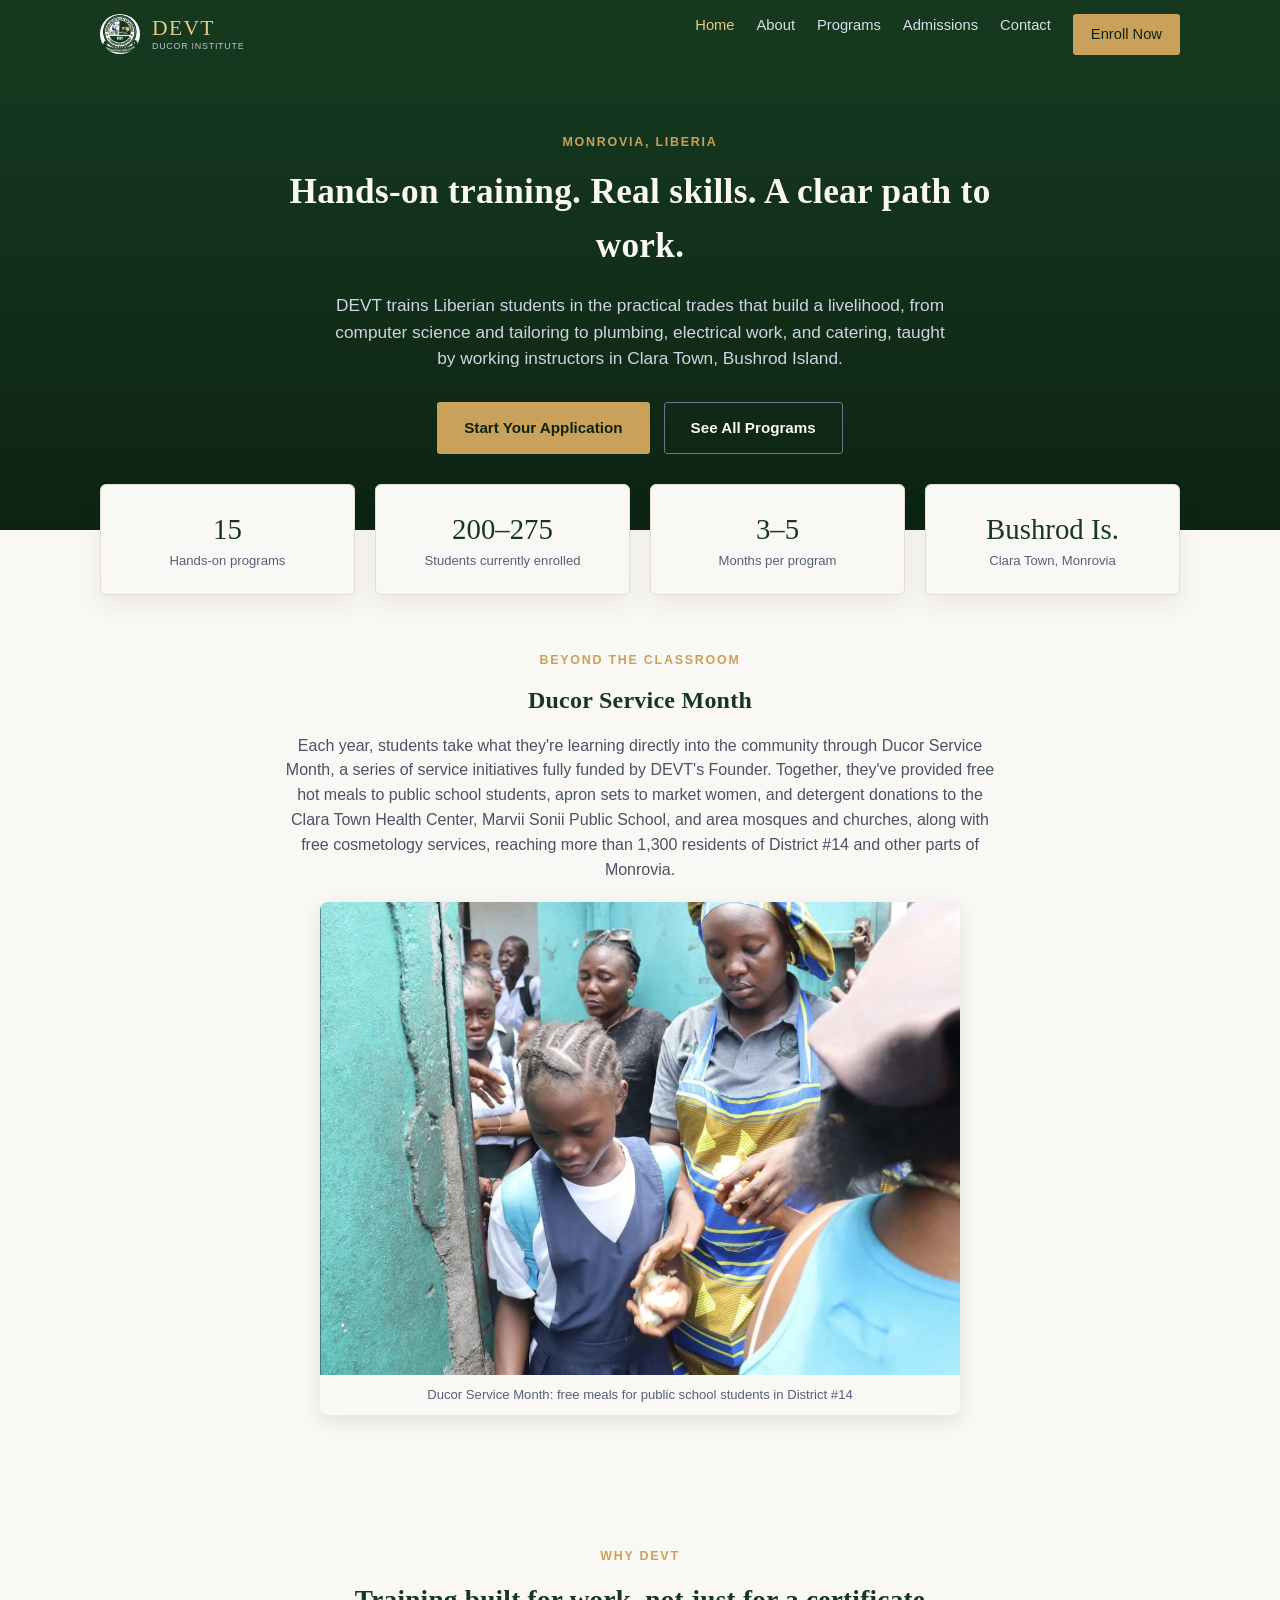
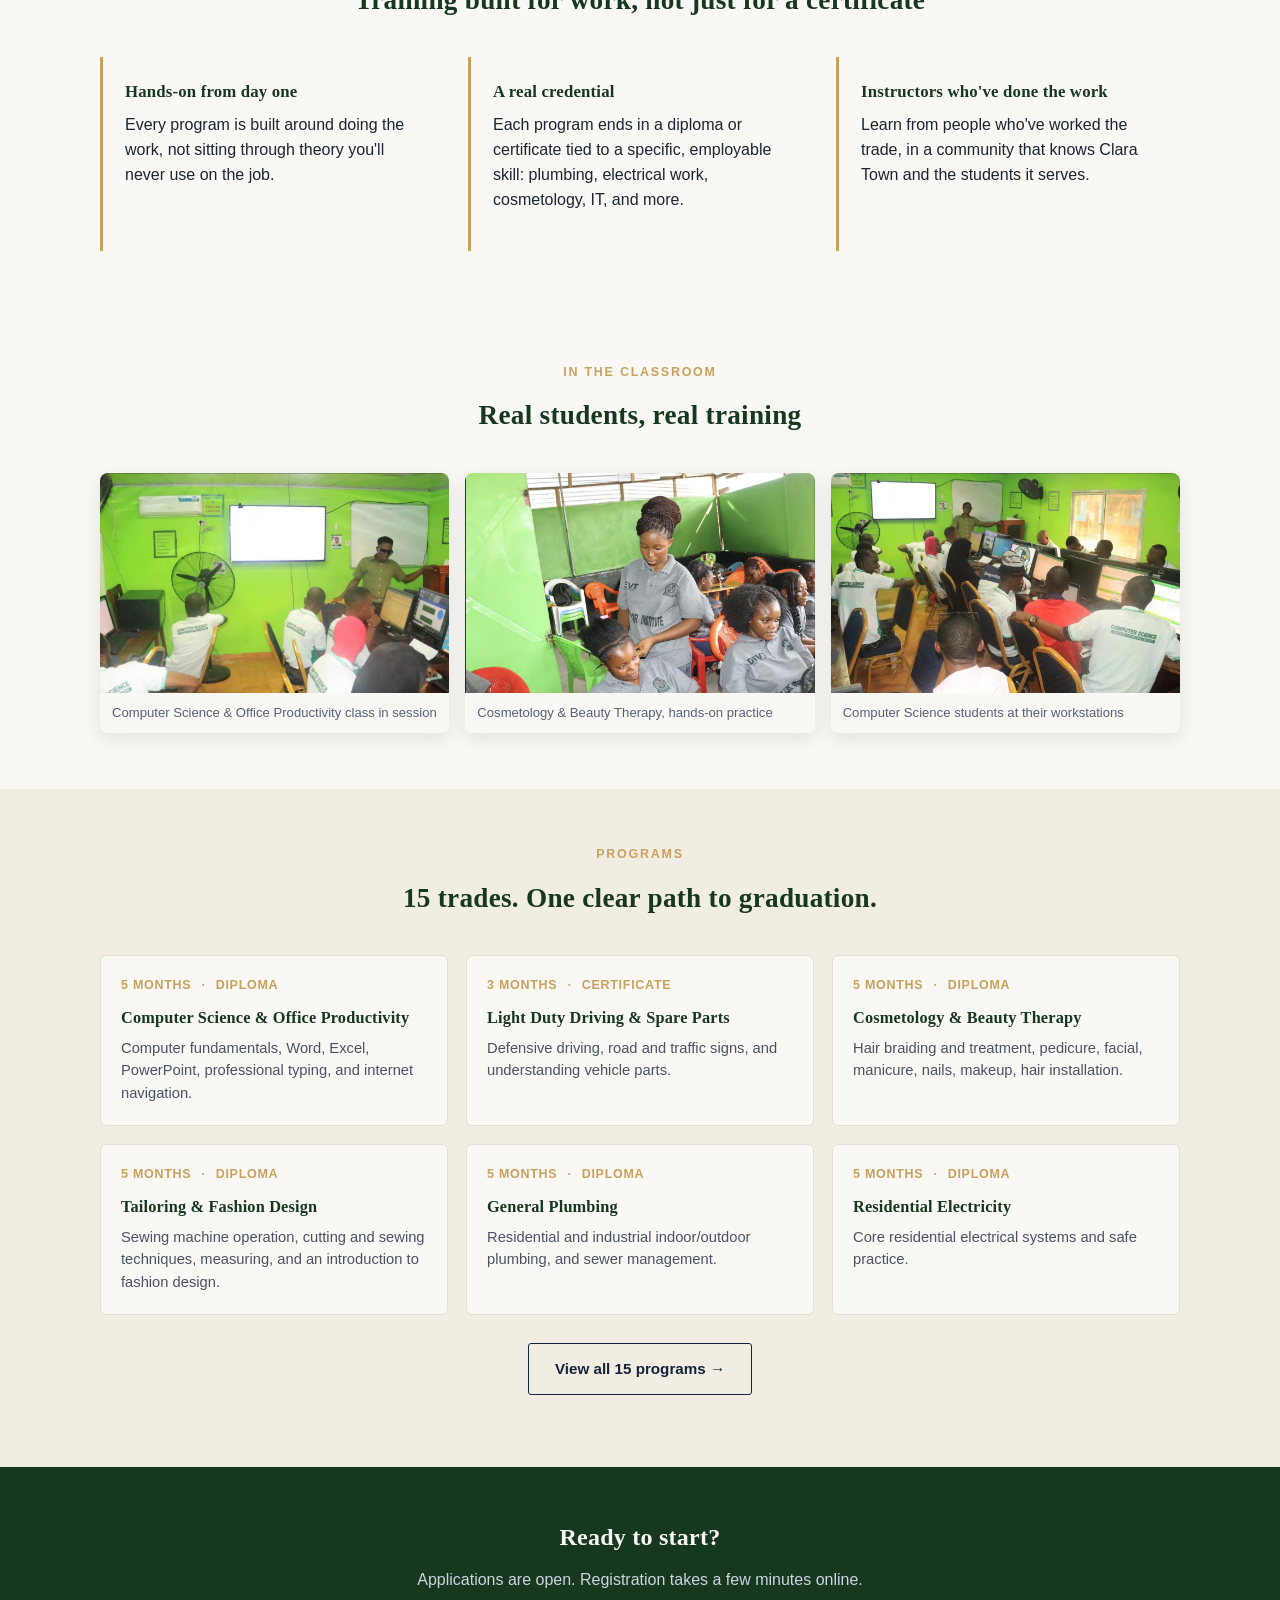
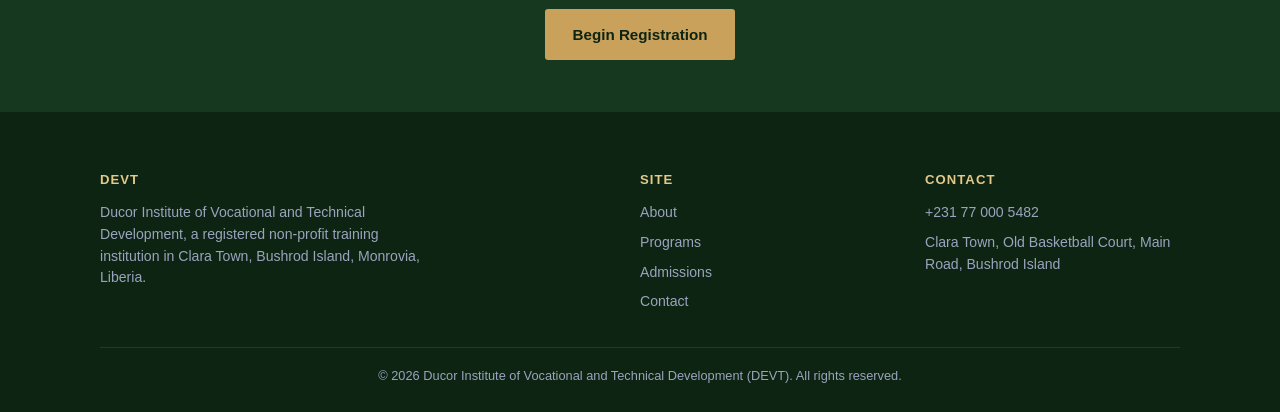
<file: index.html>
<!DOCTYPE html>
<html lang="en">
<head>
<meta charset="UTF-8">
<meta name="viewport" content="width=device-width, initial-scale=1.0">
<title>DEVT — Ducor Institute of Vocational and Technical Development</title>
<meta name="description" content="Ducor Institute of Vocational and Technical Development (DEVT) trains Liberian students in hands-on, job-ready trades, from computer science to plumbing, tailoring to catering, based in Bushrod Island, Monrovia.">
<link rel="icon" type="image/png" href="img/favicon-32.png">
<link rel="apple-touch-icon" href="img/apple-touch-icon.png">
<link rel="stylesheet" href="css/style.css">
</head>
<body>

<header class="site-header">
  <div class="header-inner">
    <a href="index.html" class="brand">
      <img src="img/devt-seal.png" alt="DEVT seal" class="brand-mark">
      <span class="brand-text">
        <span class="word">DEVT</span>
        <span class="tag">Ducor Institute</span>
      </span>
    </a>
    <button class="menu-toggle" aria-label="Menu" onclick="document.querySelector('.main-nav').classList.toggle('open')">&#9776;</button>
    <nav class="main-nav">
      <a href="index.html" class="active">Home</a>
      <a href="about.html">About</a>
      <a href="programs.html">Programs</a>
      <a href="admissions.html">Admissions</a>
      <a href="contact.html">Contact</a>
      <a href="admissions.html" class="nav-cta">Enroll Now</a>
    </nav>
  </div>
</header>

<section class="hero">
  <div class="wrap">
    <p class="small-caps" style="color:#c9a15a;">Monrovia, Liberia</p>
    <h1>Hands-on training. Real skills. A clear path to work.</h1>
    <p class="lede">DEVT trains Liberian students in the practical trades that build a livelihood, from computer science and tailoring to plumbing, electrical work, and catering, taught by working instructors in Clara Town, Bushrod Island.</p>
    <div class="hero-actions">
      <a href="admissions.html" class="btn btn-gold">Start Your Application</a>
      <a href="programs.html" class="btn btn-outline">See All Programs</a>
    </div>
  </div>
</section>

<div class="stat-row">
  <div class="stat-card"><div class="num">15</div><div class="label">Hands-on programs</div></div>
  <div class="stat-card"><div class="num">200&ndash;275</div><div class="label">Students currently enrolled</div></div>
  <div class="stat-card"><div class="num">3&ndash;5</div><div class="label">Months per program</div></div>
  <div class="stat-card"><div class="num">Bushrod Is.</div><div class="label">Clara Town, Monrovia</div></div>
</div>

<section>
  <div class="wrap content-narrow" style="text-align:center;">
    <p class="small-caps eyebrow" style="color:#c9a15a;">Beyond the classroom</p>
    <h2 style="margin-bottom:14px;">Ducor Service Month</h2>
    <p style="color:#4a5265;">Each year, students take what they're learning directly into the community through Ducor Service Month, a series of service initiatives fully funded by DEVT's Founder. Together, they've provided free hot meals to public school students, apron sets to market women, and detergent donations to the Clara Town Health Center, Marvii Sonii Public School, and area mosques and churches, along with free cosmetology services, reaching more than 1,300 residents of District #14 and other parts of Monrovia.</p>
    <figure class="photo-inline" style="max-width:640px; margin-left:auto; margin-right:auto;">
      <img src="img/service-month-1.jpg" alt="A DEVT volunteer in a branded apron handing a free hot meal to a public school student in uniform during Ducor Service Month in District #14">
      <figcaption>Ducor Service Month: free meals for public school students in District #14</figcaption>
    </figure>
  </div>
</section>

<section>
  <div class="wrap">
    <div class="section-head">
      <p class="small-caps eyebrow">Why DEVT</p>
      <h2>Training built for work, not just for a certificate</h2>
    </div>
    <div class="why-grid">
      <div class="why-card">
        <h3>Hands-on from day one</h3>
        <p>Every program is built around doing the work, not sitting through theory you'll never use on the job.</p>
      </div>
      <div class="why-card">
        <h3>A real credential</h3>
        <p>Each program ends in a diploma or certificate tied to a specific, employable skill: plumbing, electrical work, cosmetology, IT, and more.</p>
      </div>
      <div class="why-card">
        <h3>Instructors who've done the work</h3>
        <p>Learn from people who've worked the trade, in a community that knows Clara Town and the students it serves.</p>
      </div>
    </div>
  </div>
</section>

<section>
  <div class="wrap">
    <div class="section-head">
      <p class="small-caps eyebrow">In the classroom</p>
      <h2>Real students, real training</h2>
    </div>
    <div class="photo-grid">
      <figure>
        <img src="img/classroom-1.jpg" alt="A DEVT instructor teaching the Computer Science &amp; Office Productivity class at the Bushrod Island campus">
        <figcaption>Computer Science &amp; Office Productivity class in session</figcaption>
      </figure>
      <figure>
        <img src="img/cosmetology-1.jpg" alt="DEVT Cosmetology &amp; Beauty Therapy students practicing hair braiding">
        <figcaption>Cosmetology &amp; Beauty Therapy, hands-on practice</figcaption>
      </figure>
      <figure>
        <img src="img/classroom-2.jpg" alt="DEVT Computer Science students at workstations during class">
        <figcaption>Computer Science students at their workstations</figcaption>
      </figure>
    </div>
  </div>
</section>

<section class="alt">
  <div class="wrap">
    <div class="section-head">
      <p class="small-caps eyebrow">Programs</p>
      <h2>15 trades. One clear path to graduation.</h2>
    </div>
    <div class="program-grid">
      <div class="program-card"><div class="program-meta"><span>5 Months</span>&middot;<span>Diploma</span></div><h3>Computer Science &amp; Office Productivity</h3><p>Computer fundamentals, Word, Excel, PowerPoint, professional typing, and internet navigation.</p></div>
      <div class="program-card"><div class="program-meta"><span>3 Months</span>&middot;<span>Certificate</span></div><h3>Light Duty Driving &amp; Spare Parts</h3><p>Defensive driving, road and traffic signs, and understanding vehicle parts.</p></div>
      <div class="program-card"><div class="program-meta"><span>5 Months</span>&middot;<span>Diploma</span></div><h3>Cosmetology &amp; Beauty Therapy</h3><p>Hair braiding and treatment, pedicure, facial, manicure, nails, makeup, hair installation.</p></div>
      <div class="program-card"><div class="program-meta"><span>5 Months</span>&middot;<span>Diploma</span></div><h3>Tailoring &amp; Fashion Design</h3><p>Sewing machine operation, cutting and sewing techniques, measuring, and an introduction to fashion design.</p></div>
      <div class="program-card"><div class="program-meta"><span>5 Months</span>&middot;<span>Diploma</span></div><h3>General Plumbing</h3><p>Residential and industrial indoor/outdoor plumbing, and sewer management.</p></div>
      <div class="program-card"><div class="program-meta"><span>5 Months</span>&middot;<span>Diploma</span></div><h3>Residential Electricity</h3><p>Core residential electrical systems and safe practice.</p></div>
    </div>
    <p style="text-align:center; margin-top:28px;"><a href="programs.html" class="btn btn-outline" style="color:#14213d; border-color:#14213d;">View all 15 programs &rarr;</a></p>
  </div>
</section>

<section class="cta-band">
  <div class="wrap">
    <h2>Ready to start?</h2>
    <p>Applications are open. Registration takes a few minutes online.</p>
    <a href="admissions.html" class="btn btn-gold">Begin Registration</a>
  </div>
</section>

<footer class="site-footer">
  <div class="wrap">
    <div class="footer-grid">
      <div>
        <h4>DEVT</h4>
        <p style="color:#9aa4bd; max-width:320px;">Ducor Institute of Vocational and Technical Development, a registered non-profit training institution in Clara Town, Bushrod Island, Monrovia, Liberia.</p>
      </div>
      <div>
        <h4>Site</h4>
        <a href="about.html">About</a>
        <a href="programs.html">Programs</a>
        <a href="admissions.html">Admissions</a>
        <a href="contact.html">Contact</a>
      </div>
      <div>
        <h4>Contact</h4>
        <a href="tel:+231770005482">+231 77 000 5482</a>
        <a href="contact.html">Clara Town, Old Basketball Court, Main Road, Bushrod Island</a>
      </div>
    </div>
    <div class="footer-bottom">&copy; 2026 Ducor Institute of Vocational and Technical Development (DEVT). All rights reserved.</div>
  </div>
</footer>

<script>
document.addEventListener('click', function(e){
  if (!e.target.closest('.main-nav') && !e.target.closest('.menu-toggle')) {
    document.querySelector('.main-nav').classList.remove('open');
  }
});
</script>
</body>
</html>
</file>
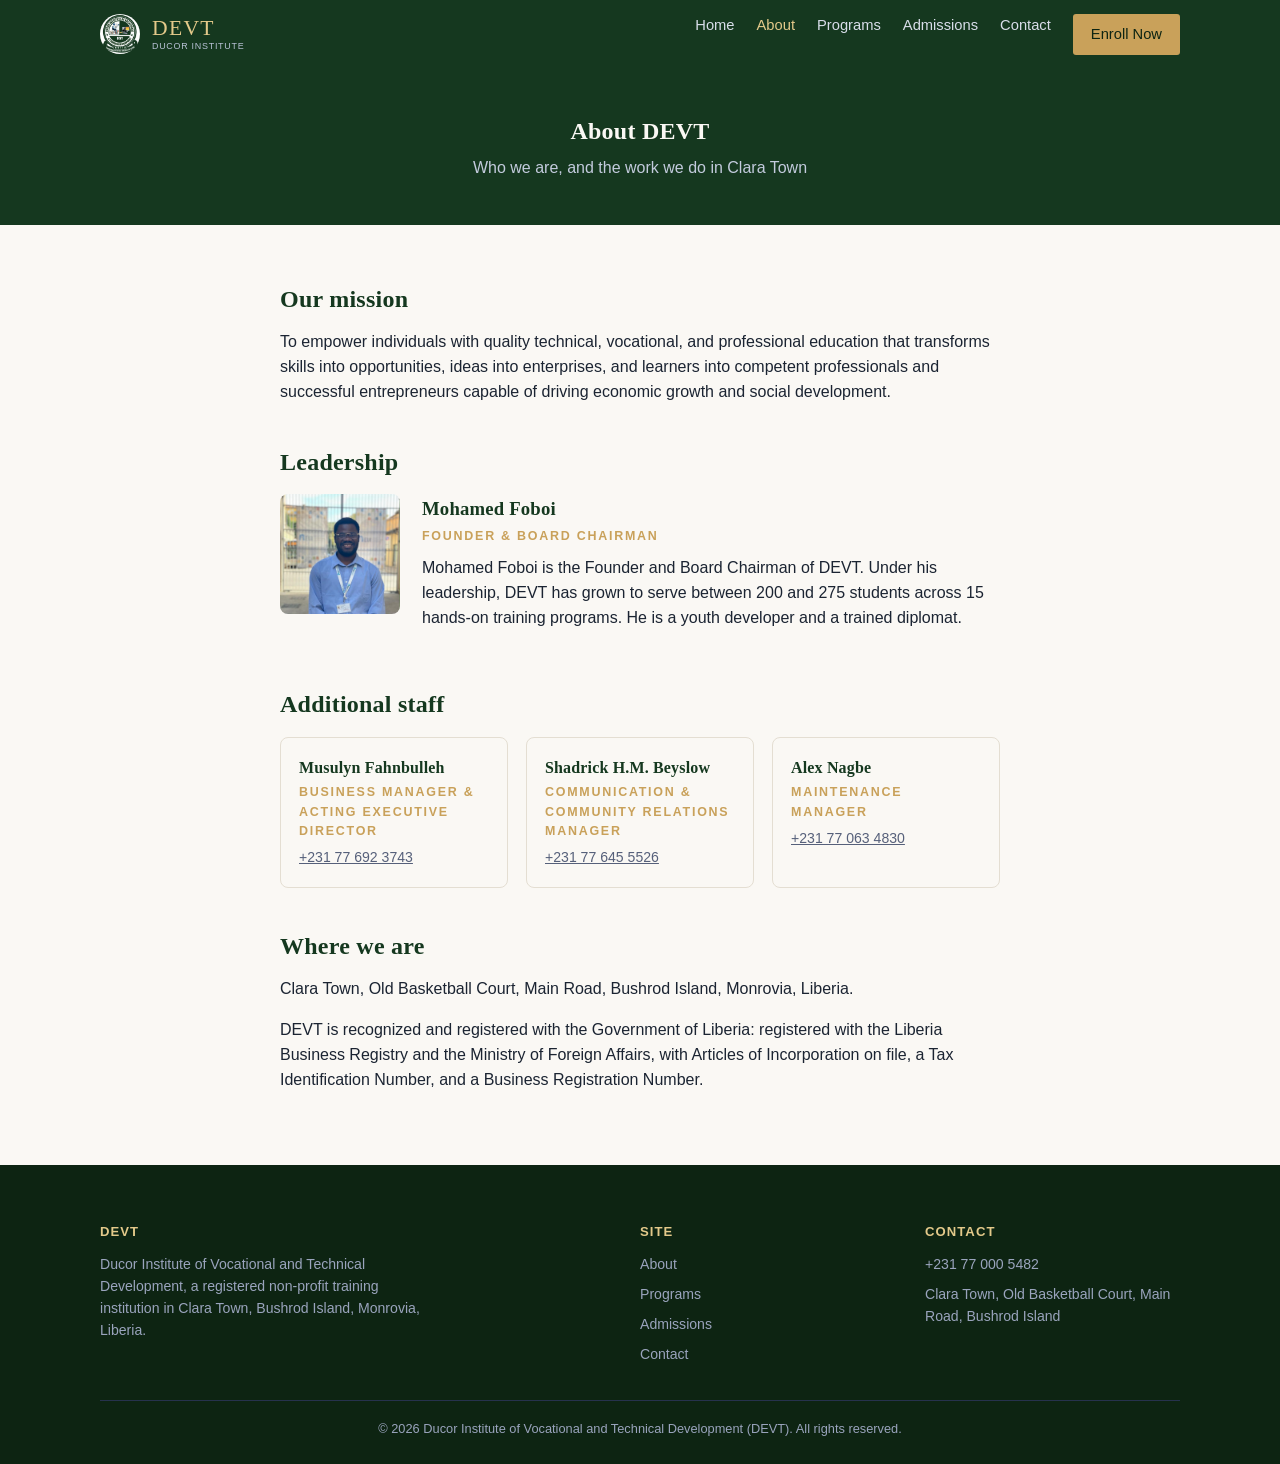
<file: about.html>
<!DOCTYPE html>
<html lang="en">
<head>
<meta charset="UTF-8">
<meta name="viewport" content="width=device-width, initial-scale=1.0">
<title>About — DEVT</title>
<link rel="icon" type="image/png" href="img/favicon-32.png">
<link rel="apple-touch-icon" href="img/apple-touch-icon.png">
<link rel="stylesheet" href="css/style.css">
</head>
<body>

<header class="site-header">
<div class="header-inner">
<a href="index.html" class="brand">
<img src="img/devt-seal.png" alt="DEVT seal" class="brand-mark">
<span class="brand-text"><span class="word">DEVT</span><span class="tag">Ducor Institute</span></span>
</a>
<button class="menu-toggle" aria-label="Menu" onclick="document.querySelector('.main-nav').classList.toggle('open')">&#9776;</button>
<nav class="main-nav">
<a href="index.html">Home</a>
<a href="about.html" class="active">About</a>
<a href="programs.html">Programs</a>
<a href="admissions.html">Admissions</a>
<a href="contact.html">Contact</a>
<a href="admissions.html" class="nav-cta">Enroll Now</a>
</nav>
</div>
</header>

<section class="page-hero">
<div class="wrap"><h1>About DEVT</h1><p>Who we are, and the work we do in Clara Town</p></div>
</section>

<section>
<div class="wrap content-narrow">
<h2>Our mission</h2>
<p>To empower individuals with quality technical, vocational, and professional education that transforms skills into opportunities, ideas into enterprises, and learners into competent professionals and successful entrepreneurs capable of driving economic growth and social development.</p>

<h2 style="margin-top:40px;">Leadership</h2>
<div style="display:flex; gap:22px; align-items:flex-start; flex-wrap:wrap; margin-bottom:10px;">
<img src="img/mohamed_foboi.jpg" alt="Mohamed A. Foboi" style="width:120px; height:120px; border-radius:8px; object-fit:cover; flex-shrink:0;">
<div style="flex:1; min-width:240px;">
<h3 style="margin-bottom:4px;">Mohamed Foboi</h3>
<p class="small-caps" style="color:#c9a15a; margin-bottom:10px;">Founder & Board Chairman</p>
<p>Mohamed Foboi is the Founder and Board Chairman of DEVT. Under his leadership, DEVT has grown to serve between 200 and 275 students across 15 hands-on training programs. He is a youth developer and a trained diplomat.</p>
</div>
</div>
<h2 style="margin-top:40px;">Additional staff</h2>
<div class="staff-grid">
<div class="staff-card">
<h3>Musulyn Fahnbulleh</h3>
<p class="small-caps role">Business Manager &amp; Acting Executive Director</p>
<p class="phone"><a href="tel:+231776923743">+231 77 692 3743</a></p>
</div>
<div class="staff-card">
<h3>Shadrick H.M. Beyslow</h3>
<p class="small-caps role">Communication &amp; Community Relations Manager</p>
<p class="phone"><a href="tel:+231776455526">+231 77 645 5526</a></p>
</div>
<div class="staff-card">
<h3>Alex Nagbe</h3>
<p class="small-caps role">Maintenance Manager</p>
<p class="phone"><a href="tel:+231770634830">+231 77 063 4830</a></p>
</div>
</div>

<h2 style="margin-top:40px;">Where we are</h2>
<p>Clara Town, Old Basketball Court, Main Road, Bushrod Island, Monrovia, Liberia.</p>
<p>DEVT is recognized and registered with the Government of Liberia: registered with the Liberia Business Registry and the Ministry of Foreign Affairs, with Articles of Incorporation on file, a Tax Identification Number, and a Business Registration Number.</p>
</div>
</section>

<footer class="site-footer">
<div class="wrap">
<div class="footer-grid">
<div><h4>DEVT</h4><p style="color:#9aa4bd; max-width:320px;">Ducor Institute of Vocational and Technical Development, a registered non-profit training institution in Clara Town, Bushrod Island, Monrovia, Liberia.</p></div>
<div><h4>Site</h4><a href="about.html">About</a><a href="programs.html">Programs</a><a href="admissions.html">Admissions</a><a href="contact.html">Contact</a></div>
<div><h4>Contact</h4><a href="tel:+231770005482">+231 77 000 5482</a><a href="contact.html">Clara Town, Old Basketball Court, Main Road, Bushrod Island</a></div>
</div>
<div class="footer-bottom">&copy; 2026 Ducor Institute of Vocational and Technical Development (DEVT). All rights reserved.</div>
</div>
</footer>
<script>
document.addEventListener('click', function(e){
if (!e.target.closest('.main-nav') && !e.target.closest('.menu-toggle')) { document.querySelector('.main-nav').classList.remove('open'); }
});
</script>
</body>
</html>
</file>
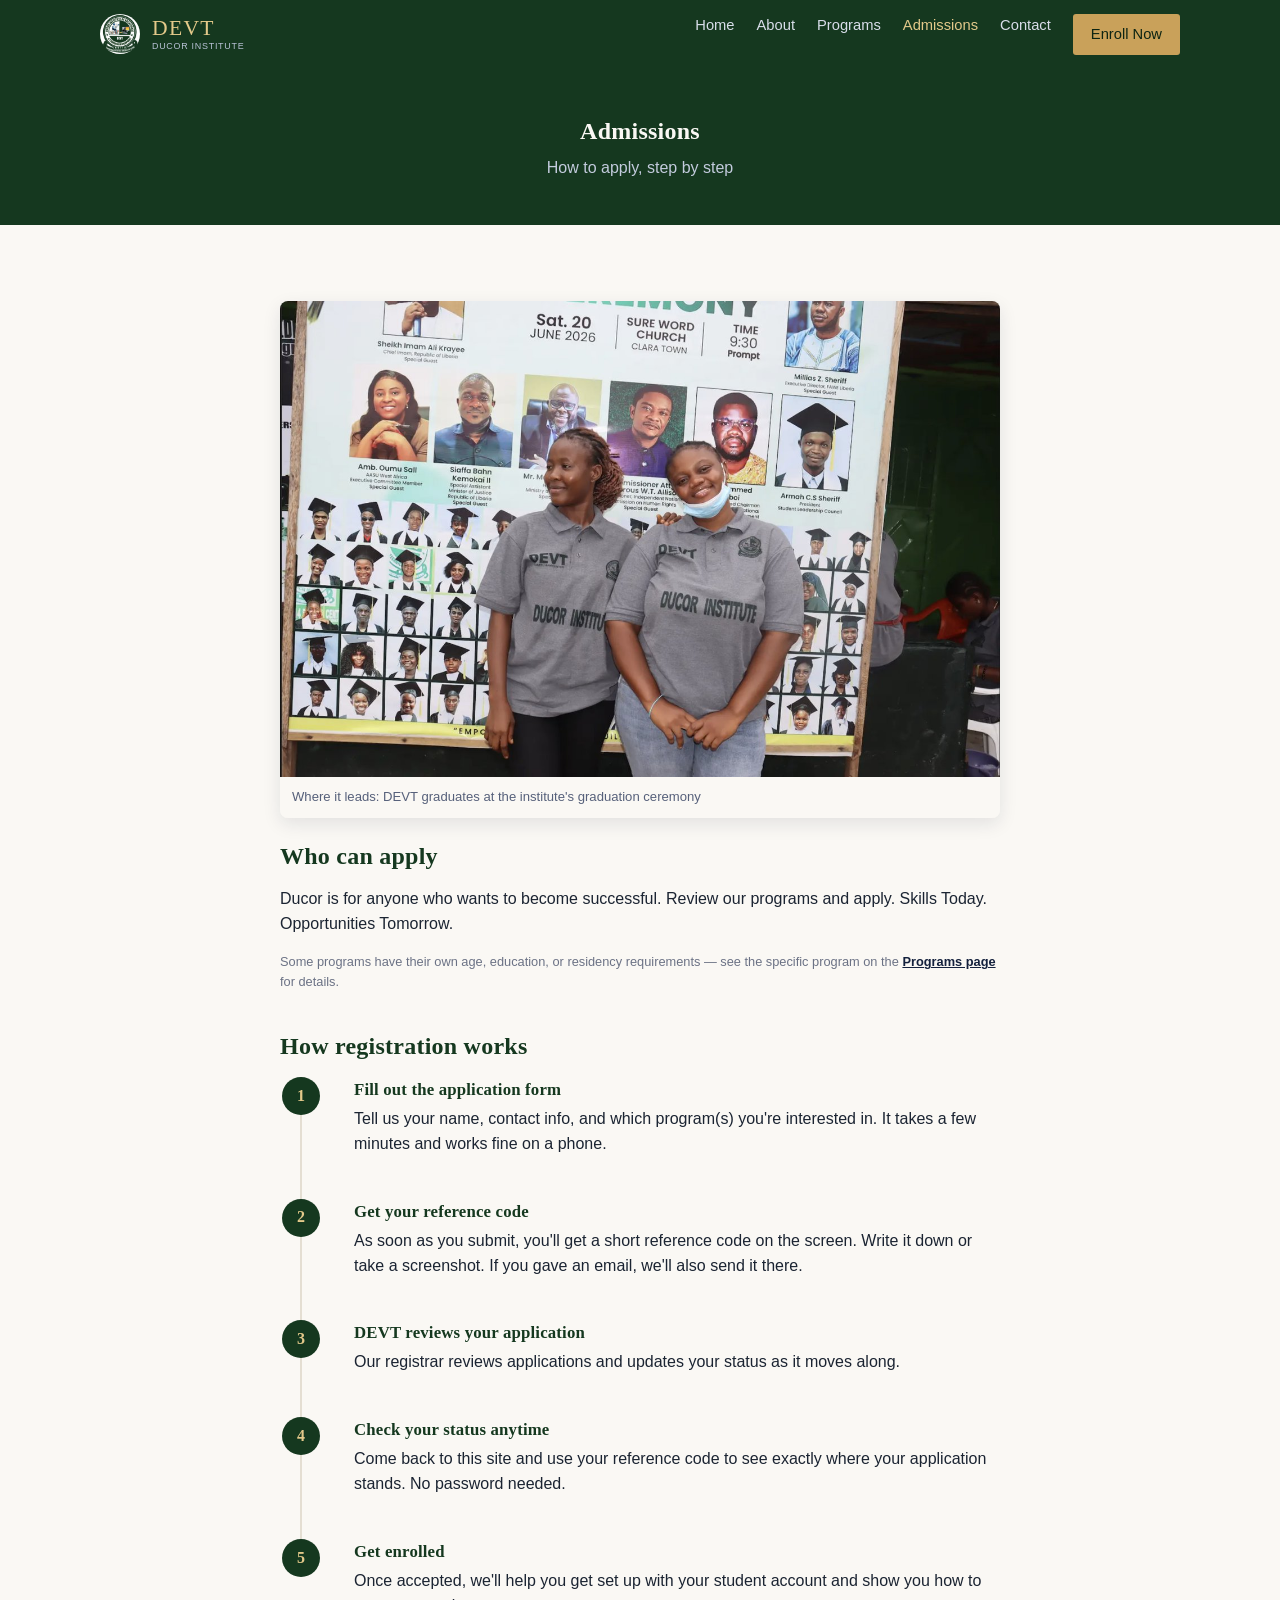
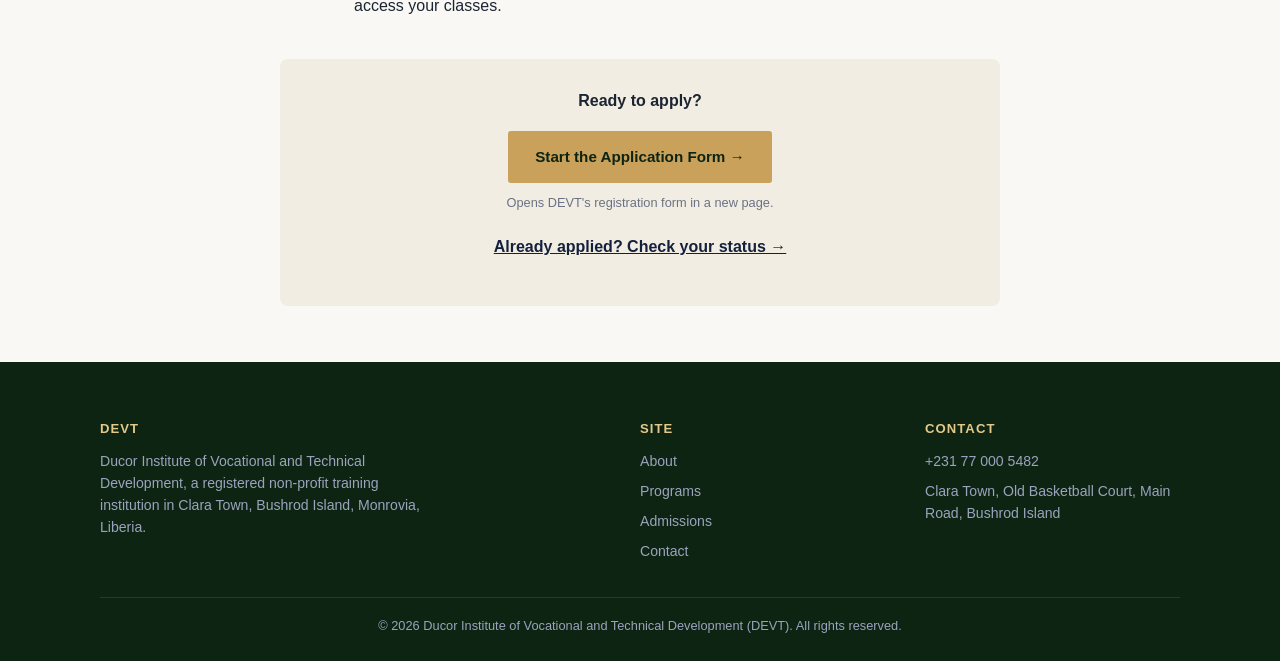
<file: admissions.html>
<!DOCTYPE html>
<html lang="en">
<head>
<meta charset="UTF-8">
<meta name="viewport" content="width=device-width, initial-scale=1.0">
<title>Admissions — DEVT</title>
<link rel="icon" type="image/png" href="img/favicon-32.png">
<link rel="apple-touch-icon" href="img/apple-touch-icon.png">
<link rel="stylesheet" href="css/style.css">
</head>
<body>

<header class="site-header">
<div class="header-inner">
<a href="index.html" class="brand">
<img src="img/devt-seal.png" alt="DEVT seal" class="brand-mark">
<span class="brand-text"><span class="word">DEVT</span><span class="tag">Ducor Institute</span></span>
</a>
<button class="menu-toggle" aria-label="Menu" onclick="document.querySelector('.main-nav').classList.toggle('open')">&#9776;</button>
<nav class="main-nav">
<a href="index.html">Home</a>
<a href="about.html">About</a>
<a href="programs.html">Programs</a>
<a href="admissions.html" class="active">Admissions</a>
<a href="contact.html">Contact</a>
<a href="admissions.html" class="nav-cta">Enroll Now</a>
</nav>
</div>
</header>

<section class="page-hero">
<div class="wrap"><h1>Admissions</h1><p>How to apply, step by step</p></div>
</section>

<section>
<div class="wrap content-narrow">

<figure class="photo-inline">
<img src="img/graduation-2.jpg" alt="Two DEVT graduates standing together in front of the graduation ceremony banner at the institute's graduation">
<figcaption>Where it leads: DEVT graduates at the institute's graduation ceremony</figcaption>
</figure>

<h2>Who can apply</h2>
<p>Ducor is for anyone who wants to become successful. Review our programs and apply. Skills Today. Opportunities Tomorrow.</p>
<p class="field-help">Some programs have their own age, education, or residency requirements — see the specific program on the <a href="programs.html" style="color:#14213d; font-weight:600;">Programs page</a> for details.</p>

<h2 style="margin-top:36px;">How registration works</h2>
<ul class="steps">
<li>
<h3>Fill out the application form</h3>
<p>Tell us your name, contact info, and which program(s) you're interested in. It takes a few minutes and works fine on a phone.</p>
</li>
<li>
<h3>Get your reference code</h3>
<p>As soon as you submit, you'll get a short reference code on the screen. Write it down or take a screenshot. If you gave an email, we'll also send it there.</p>
</li>
<li>
<h3>DEVT reviews your application</h3>
<p>Our registrar reviews applications and updates your status as it moves along.</p>
</li>
<li>
<h3>Check your status anytime</h3>
<p>Come back to this site and use your reference code to see exactly where your application stands. No password needed.</p>
</li>
<li>
<h3>Get enrolled</h3>
<p>Once accepted, we'll help you get set up with your student account and show you how to access your classes.</p>
</li>
</ul>

<div style="text-align:center; margin-top:40px; padding:30px; background:#f2ede2; border-radius:8px;">
<p style="margin-bottom:18px; font-weight:600;">Ready to apply?</p>
<a href="#" id="applyLink" class="btn btn-gold">Start the Application Form &rarr;</a>
<p class="field-help" style="margin-top:10px;">Opens DEVT's registration form in a new page.</p>
<p style="margin-top:22px;"><a href="status.html" style="color:#14213d; font-weight:600;">Already applied? Check your status &rarr;</a></p>
</div>

</div>
</section>

<footer class="site-footer">
<div class="wrap">
<div class="footer-grid">
<div><h4>DEVT</h4><p style="color:#9aa4bd; max-width:320px;">Ducor Institute of Vocational and Technical Development, a registered non-profit training institution in Clara Town, Bushrod Island, Monrovia, Liberia.</p></div>
<div><h4>Site</h4><a href="about.html">About</a><a href="programs.html">Programs</a><a href="admissions.html">Admissions</a><a href="contact.html">Contact</a></div>
<div><h4>Contact</h4><a href="tel:+231770005482">+231 77 000 5482</a><a href="contact.html">Clara Town, Old Basketball Court, Main Road, Bushrod Island</a></div>
</div>
<div class="footer-bottom">&copy; 2026 Ducor Institute of Vocational and Technical Development (DEVT). All rights reserved.</div>
</div>
</footer>
<script>
document.addEventListener('click', function(e){ if (!e.target.closest('.main-nav') && !e.target.closest('.menu-toggle')) { document.querySelector('.main-nav').classList.remove('open'); } });

document.getElementById('applyLink').href = "register.html";
</script>
</body>
</html>
</file>
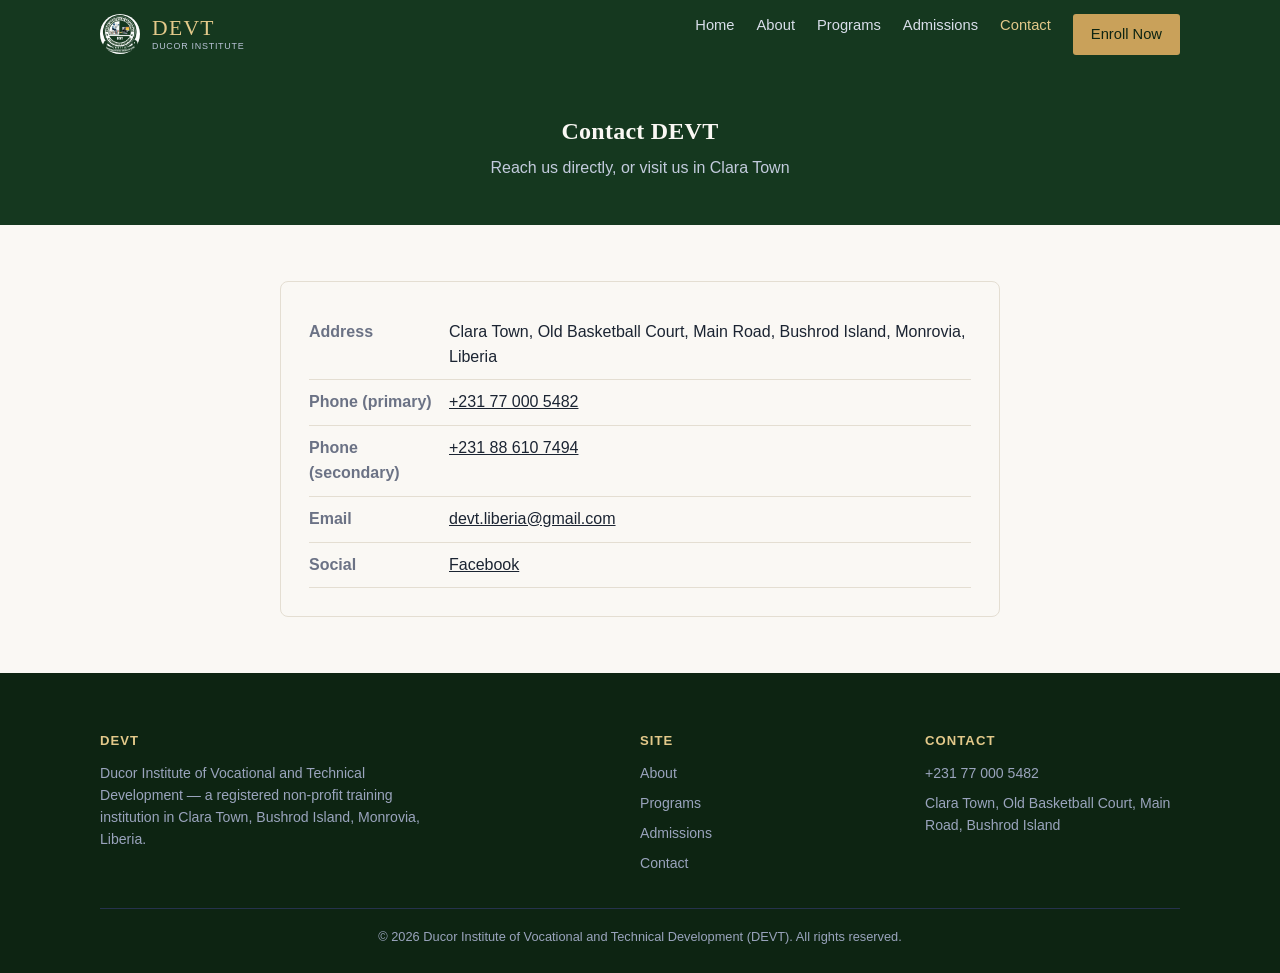
<file: contact.html>
<!DOCTYPE html>
<html lang="en">
<head>
<meta charset="UTF-8">
<meta name="viewport" content="width=device-width, initial-scale=1.0">
<title>Contact — DEVT</title>
<link rel="icon" type="image/png" href="img/favicon-32.png">
<link rel="apple-touch-icon" href="img/apple-touch-icon.png">
<link rel="stylesheet" href="css/style.css">
</head>
<body>

<header class="site-header">
<div class="header-inner">
<a href="index.html" class="brand">
<img src="img/devt-seal.png" alt="DEVT seal" class="brand-mark">
<span class="brand-text"><span class="word">DEVT</span><span class="tag">Ducor Institute</span></span>
</a>
<button class="menu-toggle" aria-label="Menu" onclick="document.querySelector('.main-nav').classList.toggle('open')">&#9776;</button>
<nav class="main-nav">
<a href="index.html">Home</a>
<a href="about.html">About</a>
<a href="programs.html">Programs</a>
<a href="admissions.html">Admissions</a>
<a href="contact.html" class="active">Contact</a>
<a href="admissions.html" class="nav-cta">Enroll Now</a>
</nav>
</div>
</header>

<section class="page-hero">
<div class="wrap"><h1>Contact DEVT</h1><p>Reach us directly, or visit us in Clara Town</p></div>
</section>

<section>
<div class="wrap content-narrow">
<div class="form-box">
<table class="contact-table">
<tr><td>Address</td><td>Clara Town, Old Basketball Court, Main Road, Bushrod Island, Monrovia, Liberia</td></tr>
<tr><td>Phone (primary)</td><td><a href="tel:+231770005482">+231 77 000 5482</a></td></tr>
<tr><td>Phone (secondary)</td><td><a href="tel:+231886107494">+231 88 610 7494</a></td></tr>
<tr><td>Email</td><td><a href="mailto:devt.liberia@gmail.com">devt.liberia@gmail.com</a></td></tr>
<tr><td>Social</td><td><a href="https://www.facebook.com/share/1CqLDcNJvA/?mibextid=wwXIfr" target="_blank" rel="noopener">Facebook</a></td></tr>
</table>
</div>
</div>
</section>

<footer class="site-footer">
<div class="wrap">
<div class="footer-grid">
<div><h4>DEVT</h4><p style="color:#9aa4bd; max-width:320px;">Ducor Institute of Vocational and Technical Development — a registered non-profit training institution in Clara Town, Bushrod Island, Monrovia, Liberia.</p></div>
<div><h4>Site</h4><a href="about.html">About</a><a href="programs.html">Programs</a><a href="admissions.html">Admissions</a><a href="contact.html">Contact</a></div>
<div><h4>Contact</h4><a href="tel:+231770005482">+231 77 000 5482</a><a href="contact.html">Clara Town, Old Basketball Court, Main Road, Bushrod Island</a></div>
</div>
<div class="footer-bottom">&copy; 2026 Ducor Institute of Vocational and Technical Development (DEVT). All rights reserved.</div>
</div>
</footer>
<script>
document.addEventListener('click', function(e){ if (!e.target.closest('.main-nav') && !e.target.closest('.menu-toggle')) { document.querySelector('.main-nav').classList.remove('open'); } });
</script>
</body>
</html>
</file>
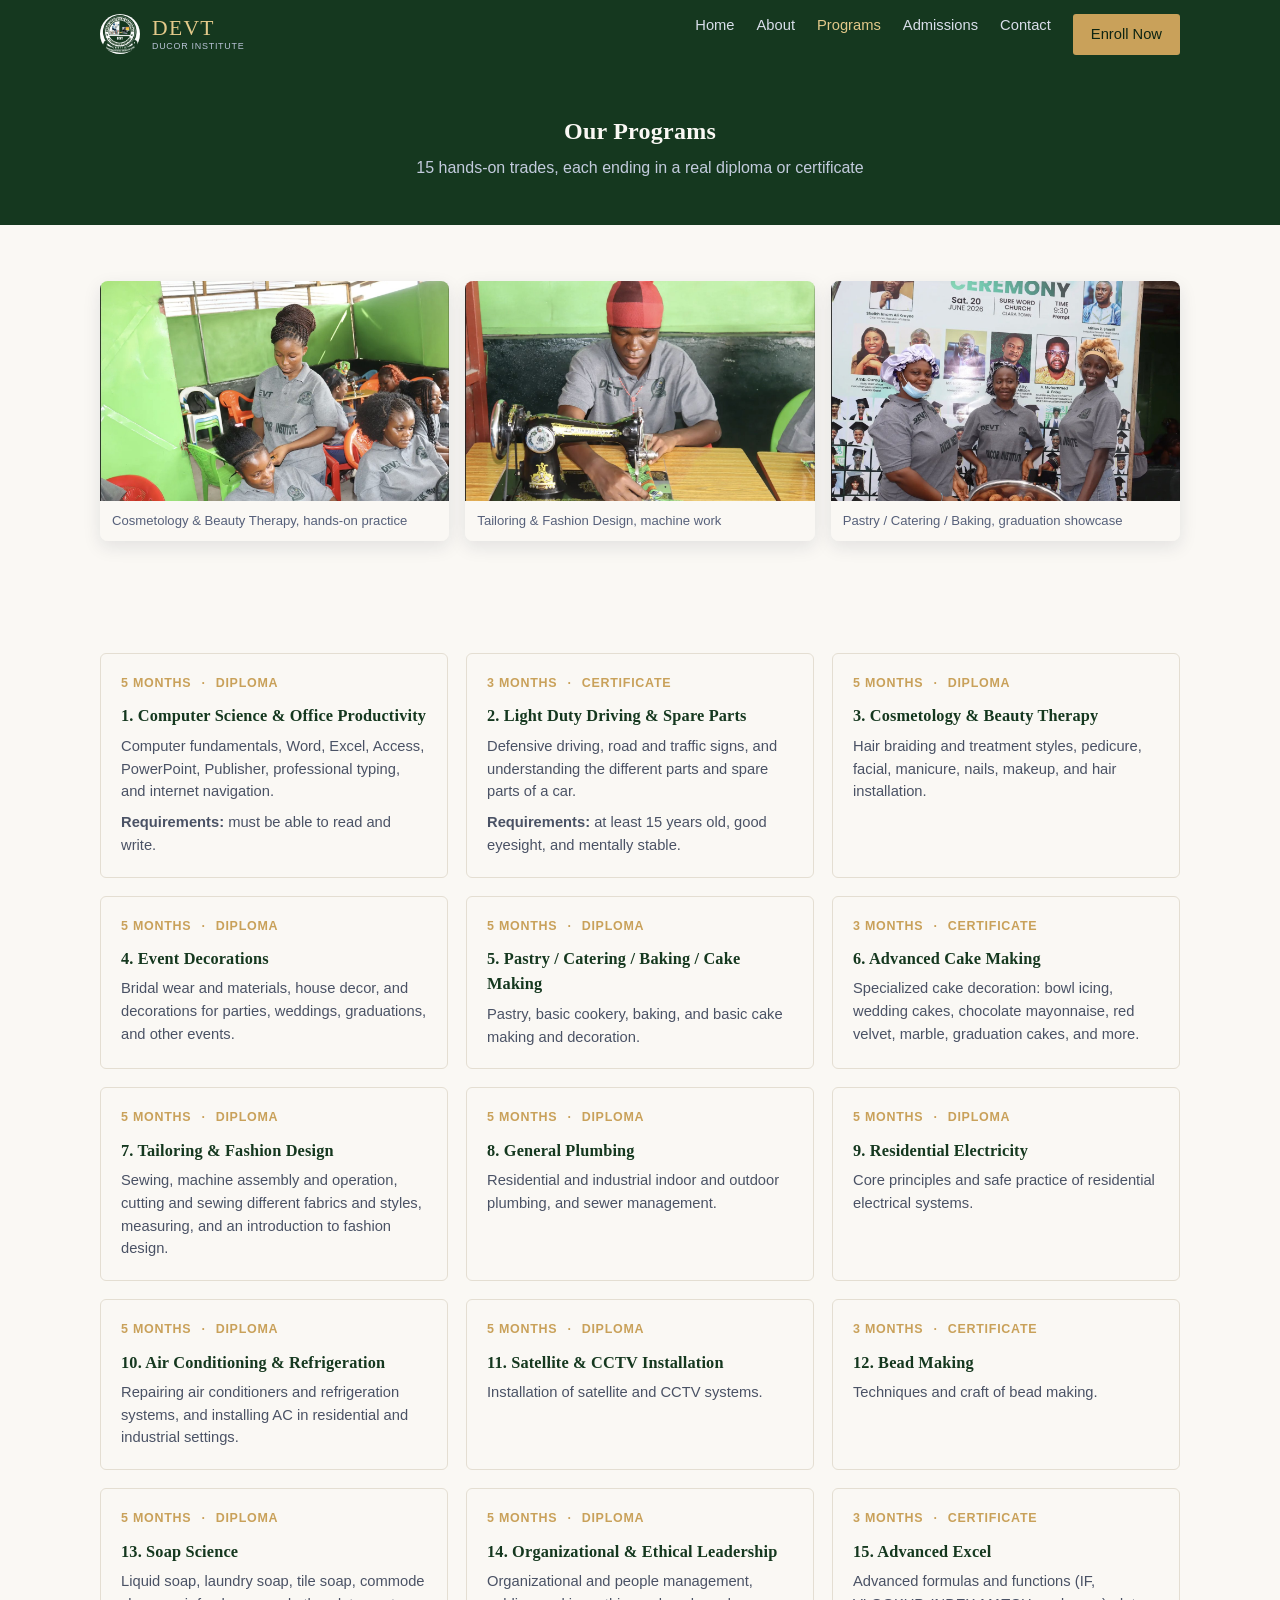
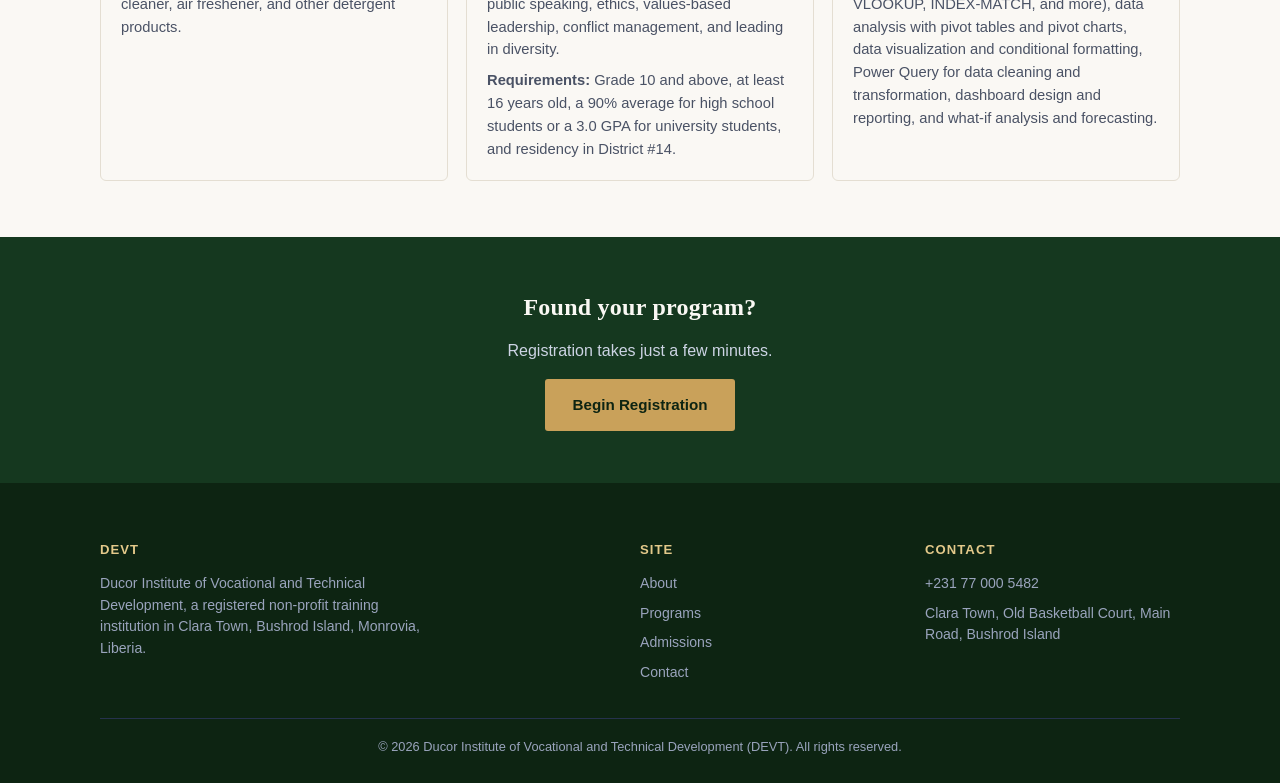
<file: programs.html>
<!DOCTYPE html>
<html lang="en">
<head>
<meta charset="UTF-8">
<meta name="viewport" content="width=device-width, initial-scale=1.0">
<title>Programs — DEVT</title>
<link rel="icon" type="image/png" href="img/favicon-32.png">
<link rel="apple-touch-icon" href="img/apple-touch-icon.png">
<link rel="stylesheet" href="css/style.css">
</head>
<body>

<header class="site-header">
<div class="header-inner">
<a href="index.html" class="brand">
<img src="img/devt-seal.png" alt="DEVT seal" class="brand-mark">
<span class="brand-text"><span class="word">DEVT</span><span class="tag">Ducor Institute</span></span>
</a>
<button class="menu-toggle" aria-label="Menu" onclick="document.querySelector('.main-nav').classList.toggle('open')">&#9776;</button>
<nav class="main-nav">
<a href="index.html">Home</a>
<a href="about.html">About</a>
<a href="programs.html" class="active">Programs</a>
<a href="admissions.html">Admissions</a>
<a href="contact.html">Contact</a>
<a href="admissions.html" class="nav-cta">Enroll Now</a>
</nav>
</div>
</header>

<section class="page-hero">
<div class="wrap"><h1>Our Programs</h1><p>15 hands-on trades, each ending in a real diploma or certificate</p></div>
</section>

<section>
<div class="wrap">
<div class="photo-grid">
<figure>
<img src="img/cosmetology-1.jpg" alt="A DEVT Cosmetology &amp; Beauty Therapy instructor braiding a student's hair while other students practice on each other in the classroom">
<figcaption>Cosmetology &amp; Beauty Therapy, hands-on practice</figcaption>
</figure>
<figure>
<img src="img/tailoring-1.jpg" alt="A DEVT Tailoring &amp; Fashion Design student sewing fabric on a manual machine">
<figcaption>Tailoring &amp; Fashion Design, machine work</figcaption>
</figure>
<figure>
<img src="img/pastry-1.jpg" alt="DEVT Pastry, Catering and Baking students holding a bowl of fried dough they prepared, at the institute's graduation ceremony">
<figcaption>Pastry / Catering / Baking, graduation showcase</figcaption>
</figure>
</div>
</div>
</section>

<section>
<div class="wrap">
<div class="program-grid">

<div class="program-card"><div class="program-meta"><span>5 Months</span>&middot;<span>Diploma</span></div><h3>1. Computer Science &amp; Office Productivity</h3><p>Computer fundamentals, Word, Excel, Access, PowerPoint, Publisher, professional typing, and internet navigation.</p><p class="field-help" style="margin-top:8px;"><strong>Requirements:</strong> must be able to read and write.</p></div>

<div class="program-card"><div class="program-meta"><span>3 Months</span>&middot;<span>Certificate</span></div><h3>2. Light Duty Driving &amp; Spare Parts</h3><p>Defensive driving, road and traffic signs, and understanding the different parts and spare parts of a car.</p><p class="field-help" style="margin-top:8px;"><strong>Requirements:</strong> at least 15 years old, good eyesight, and mentally stable.</p></div>

<div class="program-card"><div class="program-meta"><span>5 Months</span>&middot;<span>Diploma</span></div><h3>3. Cosmetology &amp; Beauty Therapy</h3><p>Hair braiding and treatment styles, pedicure, facial, manicure, nails, makeup, and hair installation.</p></div>

<div class="program-card"><div class="program-meta"><span>5 Months</span>&middot;<span>Diploma</span></div><h3>4. Event Decorations</h3><p>Bridal wear and materials, house decor, and decorations for parties, weddings, graduations, and other events.</p></div>

<div class="program-card"><div class="program-meta"><span>5 Months</span>&middot;<span>Diploma</span></div><h3>5. Pastry / Catering / Baking / Cake Making</h3><p>Pastry, basic cookery, baking, and basic cake making and decoration.</p></div>

<div class="program-card"><div class="program-meta"><span>3 Months</span>&middot;<span>Certificate</span></div><h3>6. Advanced Cake Making</h3><p>Specialized cake decoration: bowl icing, wedding cakes, chocolate mayonnaise, red velvet, marble, graduation cakes, and more.</p></div>

<div class="program-card"><div class="program-meta"><span>5 Months</span>&middot;<span>Diploma</span></div><h3>7. Tailoring &amp; Fashion Design</h3><p>Sewing, machine assembly and operation, cutting and sewing different fabrics and styles, measuring, and an introduction to fashion design.</p></div>

<div class="program-card"><div class="program-meta"><span>5 Months</span>&middot;<span>Diploma</span></div><h3>8. General Plumbing</h3><p>Residential and industrial indoor and outdoor plumbing, and sewer management.</p></div>

<div class="program-card"><div class="program-meta"><span>5 Months</span>&middot;<span>Diploma</span></div><h3>9. Residential Electricity</h3><p>Core principles and safe practice of residential electrical systems.</p></div>

<div class="program-card"><div class="program-meta"><span>5 Months</span>&middot;<span>Diploma</span></div><h3>10. Air Conditioning &amp; Refrigeration</h3><p>Repairing air conditioners and refrigeration systems, and installing AC in residential and industrial settings.</p></div>

<div class="program-card"><div class="program-meta"><span>5 Months</span>&middot;<span>Diploma</span></div><h3>11. Satellite &amp; CCTV Installation</h3><p>Installation of satellite and CCTV systems.</p></div>

<div class="program-card"><div class="program-meta"><span>3 Months</span>&middot;<span>Certificate</span></div><h3>12. Bead Making</h3><p>Techniques and craft of bead making.</p></div>

<div class="program-card"><div class="program-meta"><span>5 Months</span>&middot;<span>Diploma</span></div><h3>13. Soap Science</h3><p>Liquid soap, laundry soap, tile soap, commode cleaner, air freshener, and other detergent products.</p></div>

<div class="program-card"><div class="program-meta"><span>5 Months</span>&middot;<span>Diploma</span></div><h3>14. Organizational &amp; Ethical Leadership</h3><p>Organizational and people management, public speaking, ethics, values-based leadership, conflict management, and leading in diversity.</p><p class="field-help" style="margin-top:8px;"><strong>Requirements:</strong> Grade 10 and above, at least 16 years old, a 90% average for high school students or a 3.0 GPA for university students, and residency in District #14.</p></div><div class="program-card"><div class="program-meta"><span>3 Months</span>&middot;<span>Certificate</span></div><h3>15. Advanced Excel</h3><p>Advanced formulas and functions (IF, VLOOKUP, INDEX-MATCH, and more), data analysis with pivot tables and pivot charts, data visualization and conditional formatting, Power Query for data cleaning and transformation, dashboard design and reporting, and what-if analysis and forecasting.</p></div>
</div>
</div>
</section>

<section class="cta-band">
<div class="wrap"><h2>Found your program?</h2><p>Registration takes just a few minutes.</p><a href="admissions.html" class="btn btn-gold">Begin Registration</a></div>
</section>

<footer class="site-footer">
<div class="wrap">
<div class="footer-grid">
<div><h4>DEVT</h4><p style="color:#9aa4bd; max-width:320px;">Ducor Institute of Vocational and Technical Development, a registered non-profit training institution in Clara Town, Bushrod Island, Monrovia, Liberia.</p></div>
<div><h4>Site</h4><a href="about.html">About</a><a href="programs.html">Programs</a><a href="admissions.html">Admissions</a><a href="contact.html">Contact</a></div>
<div><h4>Contact</h4><a href="tel:+231770005482">+231 77 000 5482</a><a href="contact.html">Clara Town, Old Basketball Court, Main Road, Bushrod Island</a></div>
</div>
<div class="footer-bottom">&copy; 2026 Ducor Institute of Vocational and Technical Development (DEVT). All rights reserved.</div>
</div>
</footer>
<script>
document.addEventListener('click', function(e){ if (!e.target.closest('.main-nav') && !e.target.closest('.menu-toggle')) { document.querySelector('.main-nav').classList.remove('open'); } });
</script>
</body>
</html>
</file>
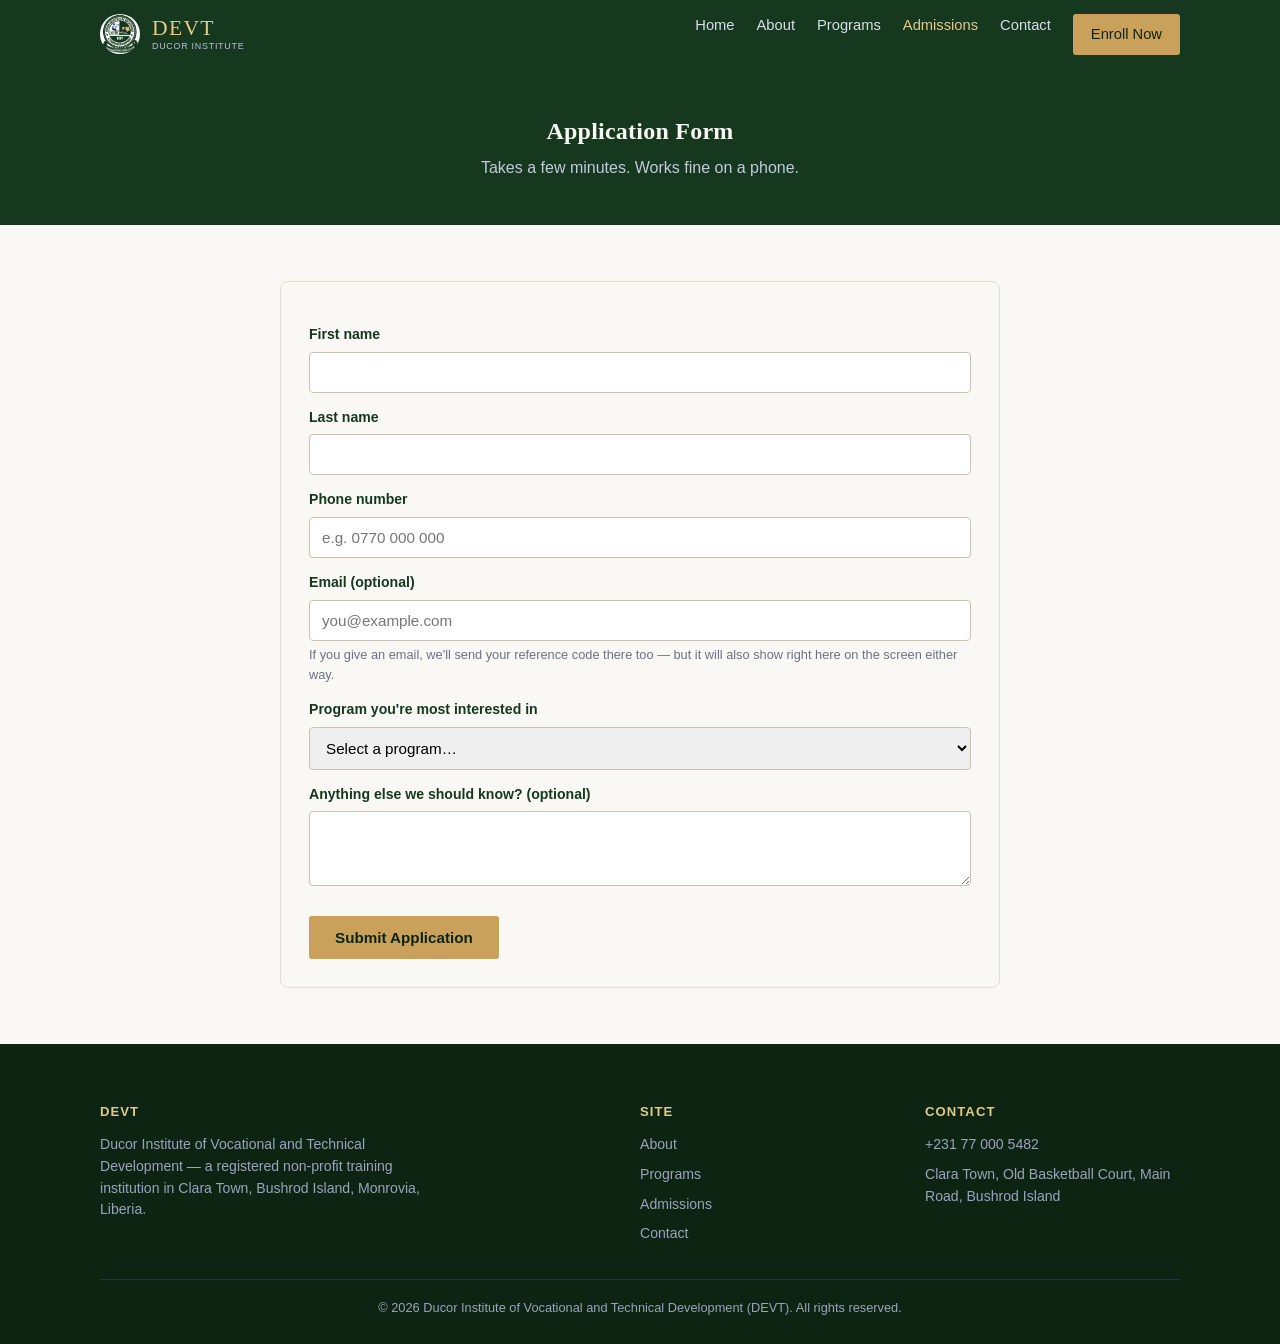
<file: register.html>
<!DOCTYPE html>
<html lang="en">
<head>
<meta charset="UTF-8">
<meta name="viewport" content="width=device-width, initial-scale=1.0">
<title>Register — DEVT</title>
<link rel="icon" type="image/png" href="img/favicon-32.png">
<link rel="apple-touch-icon" href="img/apple-touch-icon.png">
<link rel="stylesheet" href="css/style.css">
</head>
<body>

<header class="site-header">
<div class="header-inner">
<a href="index.html" class="brand">
<img src="img/devt-seal.png" alt="DEVT seal" class="brand-mark">
<span class="brand-text"><span class="word">DEVT</span><span class="tag">Ducor Institute</span></span>
</a>
<button class="menu-toggle" aria-label="Menu" onclick="document.querySelector('.main-nav').classList.toggle('open')">&#9776;</button>
<nav class="main-nav">
<a href="index.html">Home</a>
<a href="about.html">About</a>
<a href="programs.html">Programs</a>
<a href="admissions.html" class="active">Admissions</a>
<a href="contact.html">Contact</a>
<a href="admissions.html" class="nav-cta">Enroll Now</a>
</nav>
</div>
</header>

<section class="page-hero">
<div class="wrap"><h1>Application Form</h1><p>Takes a few minutes. Works fine on a phone.</p></div>
</section>

<section>
<div class="wrap content-narrow">

<form id="regForm" class="form-box">
<label for="firstName">First name</label>
<input type="text" id="firstName" required>

<label for="lastName">Last name</label>
<input type="text" id="lastName" required>

<label for="phone">Phone number</label>
<input type="tel" id="phone" placeholder="e.g. 0770 000 000" required>

<label for="email">Email (optional)</label>
<input type="email" id="email" placeholder="you@example.com">
<div class="field-help">If you give an email, we'll send your reference code there too — but it will also show right here on the screen either way.</div>

<label for="program">Program you're most interested in</label>
<select id="program" required>
<option value="">Select a program&hellip;</option>
<option>Computer Science &amp; Office Productivity</option>
  <option>Advanced Excel</option>
<option>Light Duty Driving &amp; Spare Parts</option>
<option>Cosmetology &amp; Beauty Therapy</option>
<option>Event Decorations</option>
<option>Pastry / Catering / Baking / Cake Making</option>
<option>Advanced Cake Making</option>
<option>Tailoring &amp; Fashion Design</option>
<option>General Plumbing</option>
<option>Residential Electricity</option>
<option>Air Conditioning &amp; Refrigeration</option>
<option>Satellite &amp; CCTV Installation</option>
<option>Bead Making</option>
<option>Soap Science</option>
<option>Organizational &amp; Ethical Leadership</option>
</select>

<label for="notes">Anything else we should know? (optional)</label>
<textarea id="notes" rows="3"></textarea>

<button type="submit" class="btn btn-gold" style="margin-top:22px; border:none; cursor:pointer;" id="submitBtn">Submit Application</button>
</form>

<div id="successBox" class="status-result" style="text-align:center;">
<p style="font-weight:700; color:#14213d; font-size:1.1rem;">Application received!</p>
<p>Your reference code is:</p>
<p style="font-family:Georgia, serif; font-size:1.8rem; color:#14213d; letter-spacing:0.04em; margin:8px 0 16px;" id="refCodeDisplay"></p>
<p class="field-help">Write this down or take a screenshot. You'll use it on the "Check Your Status" page to see how your application is progressing.</p>
<a href="status.html" class="btn btn-outline" style="color:#14213d; border-color:#14213d; margin-top:14px;">Go to Status Check &rarr;</a>
</div>

<div id="errorMsg" style="display:none; margin-top:16px; color:#a33; font-size:0.9rem;"></div>

</div>
</section>

<footer class="site-footer">
<div class="wrap">
<div class="footer-grid">
<div><h4>DEVT</h4><p style="color:#9aa4bd; max-width:320px;">Ducor Institute of Vocational and Technical Development — a registered non-profit training institution in Clara Town, Bushrod Island, Monrovia, Liberia.</p></div>
<div><h4>Site</h4><a href="about.html">About</a><a href="programs.html">Programs</a><a href="admissions.html">Admissions</a><a href="contact.html">Contact</a></div>
<div><h4>Contact</h4><a href="tel:+231770005482">+231 77 000 5482</a><a href="contact.html">Clara Town, Old Basketball Court, Main Road, Bushrod Island</a></div>
</div>
<div class="footer-bottom">&copy; 2026 Ducor Institute of Vocational and Technical Development (DEVT). All rights reserved.</div>
</div>
</footer>

<script>
document.addEventListener('click', function(e){ if (!e.target.closest('.main-nav') && !e.target.closest('.menu-toggle')) { document.querySelector('.main-nav').classList.remove('open'); } });

// DEVT Registration System — Apps Script Web App, deployed under devt.liberia@gmail.com.
// This is the SAME script/URL used on status.html.
const REGISTER_ENDPOINT = "https://script.google.com/macros/s/AKfycbyY4-jCgIEopszLlEmNxDWZ_6jUKFvj7C63rtHQxHU8e9AchHVFLsnm0Bltv16Y1qnA/exec";

document.getElementById('regForm').addEventListener('submit', async function(e){
e.preventDefault();
const btn = document.getElementById('submitBtn');
const errorBox = document.getElementById('errorMsg');
errorBox.style.display = 'none';
btn.disabled = true;
btn.textContent = 'Submitting…';

const payload = {
action: 'register',
firstName: document.getElementById('firstName').value.trim(),
lastName: document.getElementById('lastName').value.trim(),
phone: document.getElementById('phone').value.trim(),
email: document.getElementById('email').value.trim(),
program: document.getElementById('program').value,
notes: document.getElementById('notes').value.trim()
};

try {
const res = await fetch(REGISTER_ENDPOINT, {
method: 'POST',
headers: { 'Content-Type': 'text/plain;charset=utf-8' }, // avoids CORS preflight against Apps Script
body: JSON.stringify(payload)
});
const data = await res.json();

if (data.success) {
document.getElementById('refCodeDisplay').textContent = data.referenceCode;
document.getElementById('regForm').style.display = 'none';
document.getElementById('successBox').classList.add('show');
} else {
throw new Error(data.error || 'Unknown error');
}
} catch (err) {
errorBox.textContent = "Something went wrong submitting your application. Please try again in a moment, or contact us directly.";
errorBox.style.display = 'block';
btn.disabled = false;
btn.textContent = 'Submit Application';
}
});
</script>
</body>
</html>
</file>
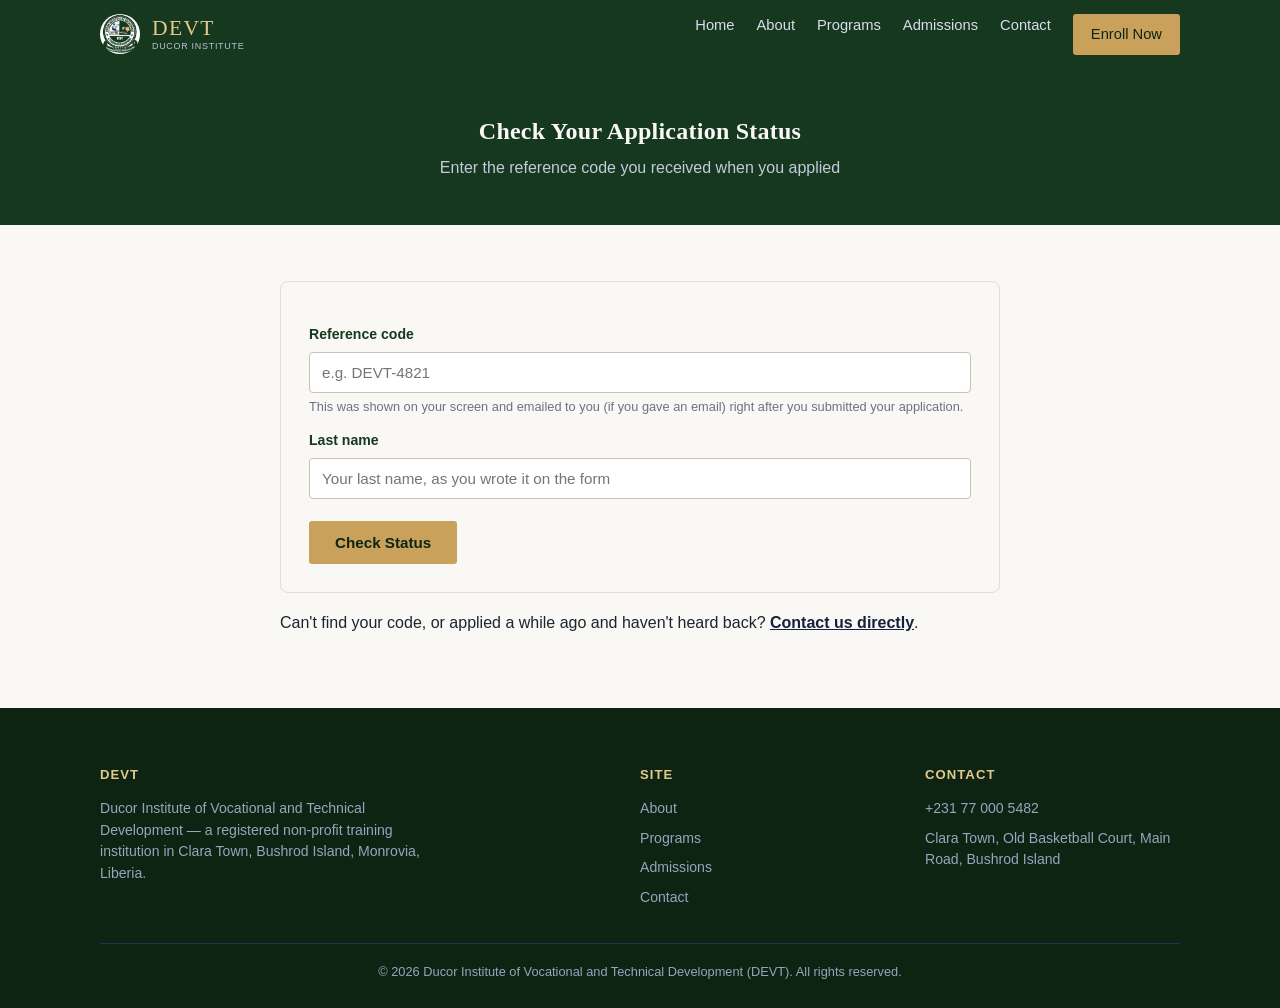
<file: status.html>
<!DOCTYPE html>
<html lang="en">
<head>
<meta charset="UTF-8">
<meta name="viewport" content="width=device-width, initial-scale=1.0">
<title>Check Your Application Status — DEVT</title>
<link rel="icon" type="image/png" href="img/favicon-32.png">
<link rel="apple-touch-icon" href="img/apple-touch-icon.png">
<link rel="stylesheet" href="css/style.css">
</head>
<body>

<header class="site-header">
<div class="header-inner">
<a href="index.html" class="brand">
<img src="img/devt-seal.png" alt="DEVT seal" class="brand-mark">
<span class="brand-text"><span class="word">DEVT</span><span class="tag">Ducor Institute</span></span>
</a>
<button class="menu-toggle" aria-label="Menu" onclick="document.querySelector('.main-nav').classList.toggle('open')">&#9776;</button>
<nav class="main-nav">
<a href="index.html">Home</a>
<a href="about.html">About</a>
<a href="programs.html">Programs</a>
<a href="admissions.html">Admissions</a>
<a href="contact.html">Contact</a>
<a href="admissions.html" class="nav-cta">Enroll Now</a>
</nav>
</div>
</header>

<section class="page-hero">
<div class="wrap"><h1>Check Your Application Status</h1><p>Enter the reference code you received when you applied</p></div>
</section>

<section>
<div class="wrap content-narrow">
<div class="form-box">
<form id="statusForm">
<label for="refCode">Reference code</label>
<input type="text" id="refCode" placeholder="e.g. DEVT-4821" required>
<div class="field-help">This was shown on your screen and emailed to you (if you gave an email) right after you submitted your application.</div>

<label for="lastName">Last name</label>
<input type="text" id="lastName" placeholder="Your last name, as you wrote it on the form" required>

<button type="submit" class="btn btn-gold" style="margin-top:22px; border:none; cursor:pointer;">Check Status</button>
</form>

<div id="result" class="status-result">
<p><span id="statusPill" class="status-pill">&nbsp;</span></p>
<p id="statusMessage" style="margin-top:10px; margin-bottom:0;"></p>
</div>
<div id="errorMsg" style="display:none; margin-top:16px; color:#a33; font-size:0.9rem;"></div>
</div>

<p style="margin-top:18px;">Can't find your code, or applied a while ago and haven't heard back? <a href="contact.html" style="color:#14213d; font-weight:600;">Contact us directly</a>.</p>
</div>
</section>

<footer class="site-footer">
<div class="wrap">
<div class="footer-grid">
<div><h4>DEVT</h4><p style="color:#9aa4bd; max-width:320px;">Ducor Institute of Vocational and Technical Development — a registered non-profit training institution in Clara Town, Bushrod Island, Monrovia, Liberia.</p></div>
<div><h4>Site</h4><a href="about.html">About</a><a href="programs.html">Programs</a><a href="admissions.html">Admissions</a><a href="contact.html">Contact</a></div>
<div><h4>Contact</h4><a href="tel:+231770005482">+231 77 000 5482</a><a href="contact.html">Clara Town, Old Basketball Court, Main Road, Bushrod Island</a></div>
</div>
<div class="footer-bottom">&copy; 2026 Ducor Institute of Vocational and Technical Development (DEVT). All rights reserved.</div>
</div>
</footer>

<script>
document.addEventListener('click', function(e){ if (!e.target.closest('.main-nav') && !e.target.closest('.menu-toggle')) { document.querySelector('.main-nav').classList.remove('open'); } });

// DEVT Registration System — Apps Script Web App, deployed under devt.liberia@gmail.com.
// This is the SAME script/URL used on register.html.
const STATUS_ENDPOINT = "https://script.google.com/macros/s/AKfycbyY4-jCgIEopszLlEmNxDWZ_6jUKFvj7C63rtHQxHU8e9AchHVFLsnm0Bltv16Y1qnA/exec";

document.getElementById('statusForm').addEventListener('submit', async function(e){
e.preventDefault();
const refCode = document.getElementById('refCode').value.trim();
const lastName = document.getElementById('lastName').value.trim();
const resultBox = document.getElementById('result');
const errorBox = document.getElementById('errorMsg');
resultBox.classList.remove('show');
errorBox.style.display = 'none';

try {
const url = STATUS_ENDPOINT + "?code=" + encodeURIComponent(refCode) + "&lastName=" + encodeURIComponent(lastName);
const res = await fetch(url);
const data = await res.json();

if (data.found) {
document.getElementById('statusPill').textContent = data.status;
document.getElementById('statusMessage').textContent = data.message || '';
resultBox.classList.add('show');
} else {
errorBox.textContent = "We couldn't find an application matching that code and last name. Double-check both and try again, or contact us.";
errorBox.style.display = 'block';
}
} catch (err) {
errorBox.textContent = "Something went wrong checking your status. Please try again in a moment, or contact us directly.";
errorBox.style.display = 'block';
}
});
</script>
</body>
</html>
</file>
<file: css/style.css>
/* DEVT — Ducor Institute of Vocational and Technical Development
   Brand: deep navy + warm gold, serif wordmark, compass mark */

:root {
  --navy: #15381F;
  --navy-dark: #0d2412;
  --gold: #c9a15a;
  --gold-light: #e3c98a;
  --ink: #1b2432;
  --paper: #faf8f4;
  --line: #e4ded2;
  --max: 1120px;
}

* { box-sizing: border-box; }
html { scroll-behavior: smooth; }
body {
  margin: 0;
  font-family: -apple-system, "Segoe UI", Roboto, Helvetica, Arial, sans-serif;
  color: var(--ink);
  background: var(--paper);
  line-height: 1.55;
}
h1, h2, h3, .serif {
  font-family: Georgia, "Times New Roman", Cambria, serif;
  font-weight: 600;
  letter-spacing: 0.01em;
  margin: 0 0 0.5em;
  color: var(--navy);
}
p { margin: 0 0 1em; }
a { color: inherit; }
img { max-width: 100%; display: block; }
.wrap { max-width: var(--max); margin: 0 auto; padding: 0 20px; }
.small-caps {
  text-transform: uppercase;
  letter-spacing: 0.14em;
  font-size: 0.78rem;
  font-weight: 600;
}

/* ---- Header ---- */
header.site-header {
  background: var(--navy);
  color: var(--paper);
  position: sticky;
  top: 0;
  z-index: 50;
}
.header-inner {
  display: flex;
  align-items: center;
  justify-content: space-between;
  padding: 14px 20px;
  max-width: var(--max);
  margin: 0 auto;
}
.brand {
  display: flex;
  align-items: center;
  gap: 12px;
  text-decoration: none;
  color: var(--gold-light);
}
.brand-mark { width: 40px; height: 40px; flex-shrink: 0; border-radius: 50%; }
.brand-text { display: flex; flex-direction: column; line-height: 1.1; }
.brand-text .word { font-family: Georgia, serif; font-size: 1.35rem; letter-spacing: 0.06em; color: var(--gold-light); }
.brand-text .tag { font-size: 0.56rem; letter-spacing: 0.08em; text-transform: uppercase; color: #b9c2d6; margin-top: 2px; }

nav.main-nav { display: flex; gap: 22px; }
nav.main-nav a {
  color: #d9deea;
  text-decoration: none;
  font-size: 0.92rem;
  font-weight: 500;
}
nav.main-nav a:hover, nav.main-nav a.active { color: var(--gold-light); }
.nav-cta {
  background: var(--gold);
  color: var(--navy-dark) !important;
  padding: 9px 18px;
  border-radius: 3px;
  font-weight: 700;
}
.menu-toggle { display: none; background: none; border: 0; color: var(--paper); font-size: 1.6rem; cursor: pointer; }

@media (max-width: 780px) {
  nav.main-nav {
    display: none;
    position: absolute;
    top: 100%; left: 0; right: 0;
    background: var(--navy);
    flex-direction: column;
    padding: 10px 20px 20px;
    gap: 14px;
  }
  nav.main-nav.open { display: flex; }
  .menu-toggle { display: block; }
  .nav-cta { display: inline-block; width: fit-content; }
}

/* ---- Hero ---- */
.hero {
  background: linear-gradient(180deg, var(--navy) 0%, var(--navy-dark) 100%);
  color: var(--paper);
  padding: 64px 0 76px;
  text-align: center;
}
.hero h1 { color: var(--paper); font-size: 2.2rem; max-width: 720px; margin: 0 auto 18px; }
.hero p.lede { color: #cdd4e4; max-width: 620px; margin: 0 auto 30px; font-size: 1.08rem; }
.hero-actions { display: flex; gap: 14px; justify-content: center; flex-wrap: wrap; }

.btn {
  display: inline-block;
  padding: 13px 26px;
  border-radius: 3px;
  text-decoration: none;
  font-weight: 700;
  font-size: 0.95rem;
  border: 1px solid transparent;
}
.btn-gold { background: var(--gold); color: var(--navy-dark); }
.btn-gold:hover { background: var(--gold-light); }
.btn-outline { border-color: #6b7691; color: var(--paper); }
.btn-outline:hover { border-color: var(--gold-light); color: var(--gold-light); }

/* ---- Sections ---- */
section { padding: 56px 0; }
section.alt { background: #f2ede2; }
.section-head { text-align: center; max-width: 640px; margin: 0 auto 36px; }
.section-head .eyebrow { color: var(--gold); }
.section-head h2 { font-size: 1.7rem; }

.stat-row { display: grid; grid-template-columns: repeat(4, 1fr); gap: 20px; max-width: var(--max); margin: -46px auto 0; padding: 0 20px; position: relative; z-index: 5; }
.stat-card { background: var(--paper); border: 1px solid var(--line); border-radius: 6px; padding: 22px 16px; text-align: center; box-shadow: 0 8px 24px rgba(20,33,61,0.08); }
.stat-card .num { font-family: Georgia, serif; font-size: 1.8rem; color: var(--navy); }
.stat-card .label { font-size: 0.82rem; color: #56607a; }
@media (max-width: 780px) { .stat-row { grid-template-columns: repeat(2, 1fr); margin-top: 20px; } }

.why-grid { display: grid; grid-template-columns: repeat(3, 1fr); gap: 24px; }
@media (max-width: 780px) { .why-grid { grid-template-columns: 1fr; } }
.why-card { padding: 22px; border-left: 3px solid var(--gold); background: var(--paper); }
.why-card h3 { font-size: 1.05rem; }

.program-grid { display: grid; grid-template-columns: repeat(3, 1fr); gap: 18px; }
@media (max-width: 900px) { .program-grid { grid-template-columns: repeat(2, 1fr); } }
@media (max-width: 600px) { .program-grid { grid-template-columns: 1fr; } }

.staff-grid { display: grid; grid-template-columns: repeat(3, 1fr); gap: 18px; margin-top: 14px; }
@media (max-width: 780px) { .staff-grid { grid-template-columns: 1fr; } }
.staff-card { background: var(--paper); border: 1px solid var(--line); border-radius: 8px; padding: 18px; }
.staff-card h3 { font-size: 1rem; margin-bottom: 2px; }
.staff-card .role { color: var(--gold); margin-bottom: 6px; }
.staff-card .phone { font-size: 0.88rem; color: #56607a; margin: 0; }
.staff-card .phone a { color: inherit; }
.program-card {
  background: var(--paper);
  border: 1px solid var(--line);
  border-radius: 6px;
  padding: 20px;
  transition: box-shadow .15s ease;
}
.program-card:hover { box-shadow: 0 6px 18px rgba(20,33,61,0.1); }
.program-card h3 { font-size: 1.02rem; margin-bottom: 6px; }
.program-meta { display: flex; gap: 10px; font-size: 0.78rem; color: var(--gold); text-transform: uppercase; letter-spacing: 0.06em; font-weight: 700; margin-bottom: 10px; }
.program-card p { font-size: 0.92rem; color: #4a5265; margin-bottom: 0; }

.photo-grid { display: grid; grid-template-columns: repeat(3, 1fr); gap: 16px; }
@media (max-width: 780px) { .photo-grid { grid-template-columns: 1fr; } }
.photo-grid figure { margin: 0; border-radius: 8px; overflow: hidden; box-shadow: 0 6px 18px rgba(20,33,61,0.1); }
.photo-grid img { width: 100%; height: 220px; object-fit: cover; display: block; }
.photo-grid figcaption { padding: 10px 12px; font-size: 0.82rem; color: #56607a; background: var(--paper); }

.photo-inline { border-radius: 8px; overflow: hidden; box-shadow: 0 6px 18px rgba(20,33,61,0.1); margin: 20px 0; }
.photo-inline img { width: 100%; display: block; }
.photo-inline figcaption { padding: 10px 12px; font-size: 0.82rem; color: #56607a; background: var(--paper); }

.cta-band {
  background: var(--navy);
  color: var(--paper);
  text-align: center;
  padding: 52px 0;
}
.cta-band h2 { color: var(--paper); }
.cta-band p { color: #cdd4e4; }

footer.site-footer {
  background: var(--navy-dark);
  color: #9aa4bd;
  padding: 40px 0 26px;
  font-size: 0.88rem;
}
.footer-grid { display: grid; grid-template-columns: 2fr 1fr 1fr; gap: 30px; margin-bottom: 26px; }
@media (max-width: 700px) { .footer-grid { grid-template-columns: 1fr; } }
.footer-grid h4 { color: var(--gold-light); font-size: 0.82rem; text-transform: uppercase; letter-spacing: 0.08em; margin-bottom: 12px; }
.footer-grid a { color: #9aa4bd; text-decoration: none; display: block; margin-bottom: 8px; }
.footer-grid a:hover { color: var(--gold-light); }
.footer-bottom { border-top: 1px solid #26324d; padding-top: 18px; text-align: center; font-size: 0.8rem; }

.placeholder-note {
  background: #fff6e0;
  border: 1px dashed #c9a15a;
  color: #6b5323;
  padding: 10px 14px;
  border-radius: 4px;
  font-size: 0.85rem;
  margin: 14px 0;
}

/* ---- Inner page hero (shorter) ---- */
.page-hero { background: var(--navy); color: var(--paper); padding: 44px 0; text-align: center; }
.page-hero h1 { color: var(--paper); margin-bottom: 6px; }
.page-hero p { color: #c3cbdd; margin: 0; }

.content-narrow { max-width: 760px; margin: 0 auto; }

/* ---- Steps list ---- */
.steps { counter-reset: step; list-style: none; padding: 0; margin: 0; }
.steps li {
  counter-increment: step;
  position: relative;
  padding: 0 0 26px 52px;
  border-left: 2px solid var(--line);
  margin-left: 20px;
}
.steps li:last-child { border-left-color: transparent; padding-bottom: 0; }
.steps li::before {
  content: counter(step);
  position: absolute;
  left: -20px; top: 0;
  width: 38px; height: 38px;
  background: var(--navy);
  color: var(--gold-light);
  border-radius: 50%;
  display: flex; align-items: center; justify-content: center;
  font-family: Georgia, serif; font-weight: 700;
}
.steps h3 { font-size: 1.05rem; margin-bottom: 4px; }

/* ---- Forms ---- */
.form-box { background: var(--paper); border: 1px solid var(--line); border-radius: 8px; padding: 28px; }
label { display: block; font-weight: 600; font-size: 0.88rem; margin: 14px 0 6px; color: var(--navy); }
input[type=text], input[type=email], input[type=tel], select, textarea {
  width: 100%;
  padding: 11px 12px;
  border: 1px solid #c8c2b3;
  border-radius: 4px;
  font-size: 0.95rem;
  font-family: inherit;
}
.field-help { font-size: 0.8rem; color: #6b7285; margin-top: 4px; }
.status-result {
  margin-top: 22px;
  padding: 18px;
  border-radius: 6px;
  border: 1px solid var(--line);
  background: #f2ede2;
  display: none;
}
.status-result.show { display: block; }
.status-pill {
  display: inline-block;
  padding: 4px 12px;
  border-radius: 20px;
  font-size: 0.78rem;
  font-weight: 700;
  text-transform: uppercase;
  letter-spacing: 0.04em;
  background: var(--gold);
  color: var(--navy-dark);
}

table.contact-table { width: 100%; border-collapse: collapse; }
table.contact-table td { padding: 10px 0; border-bottom: 1px solid var(--line); vertical-align: top; }
table.contact-table td:first-child { color: #6b7285; width: 140px; font-weight: 600; }
</file>
